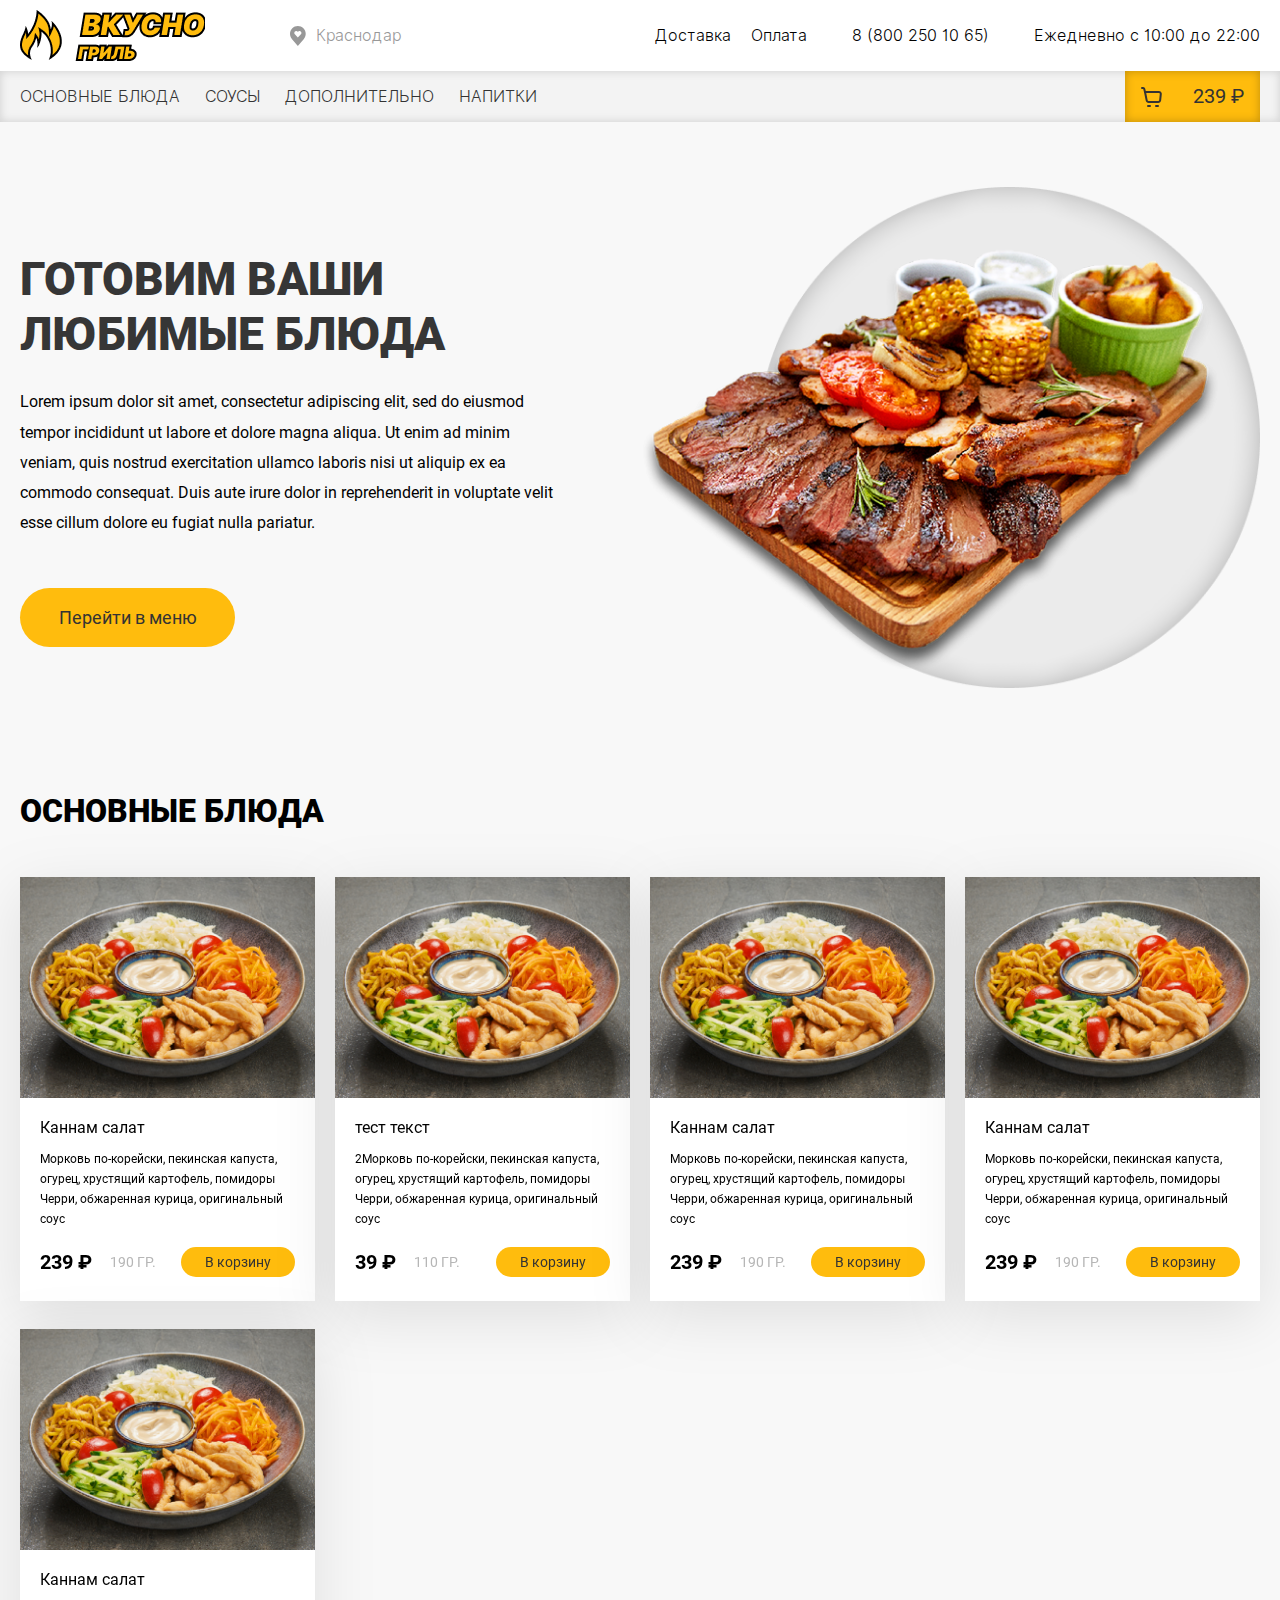
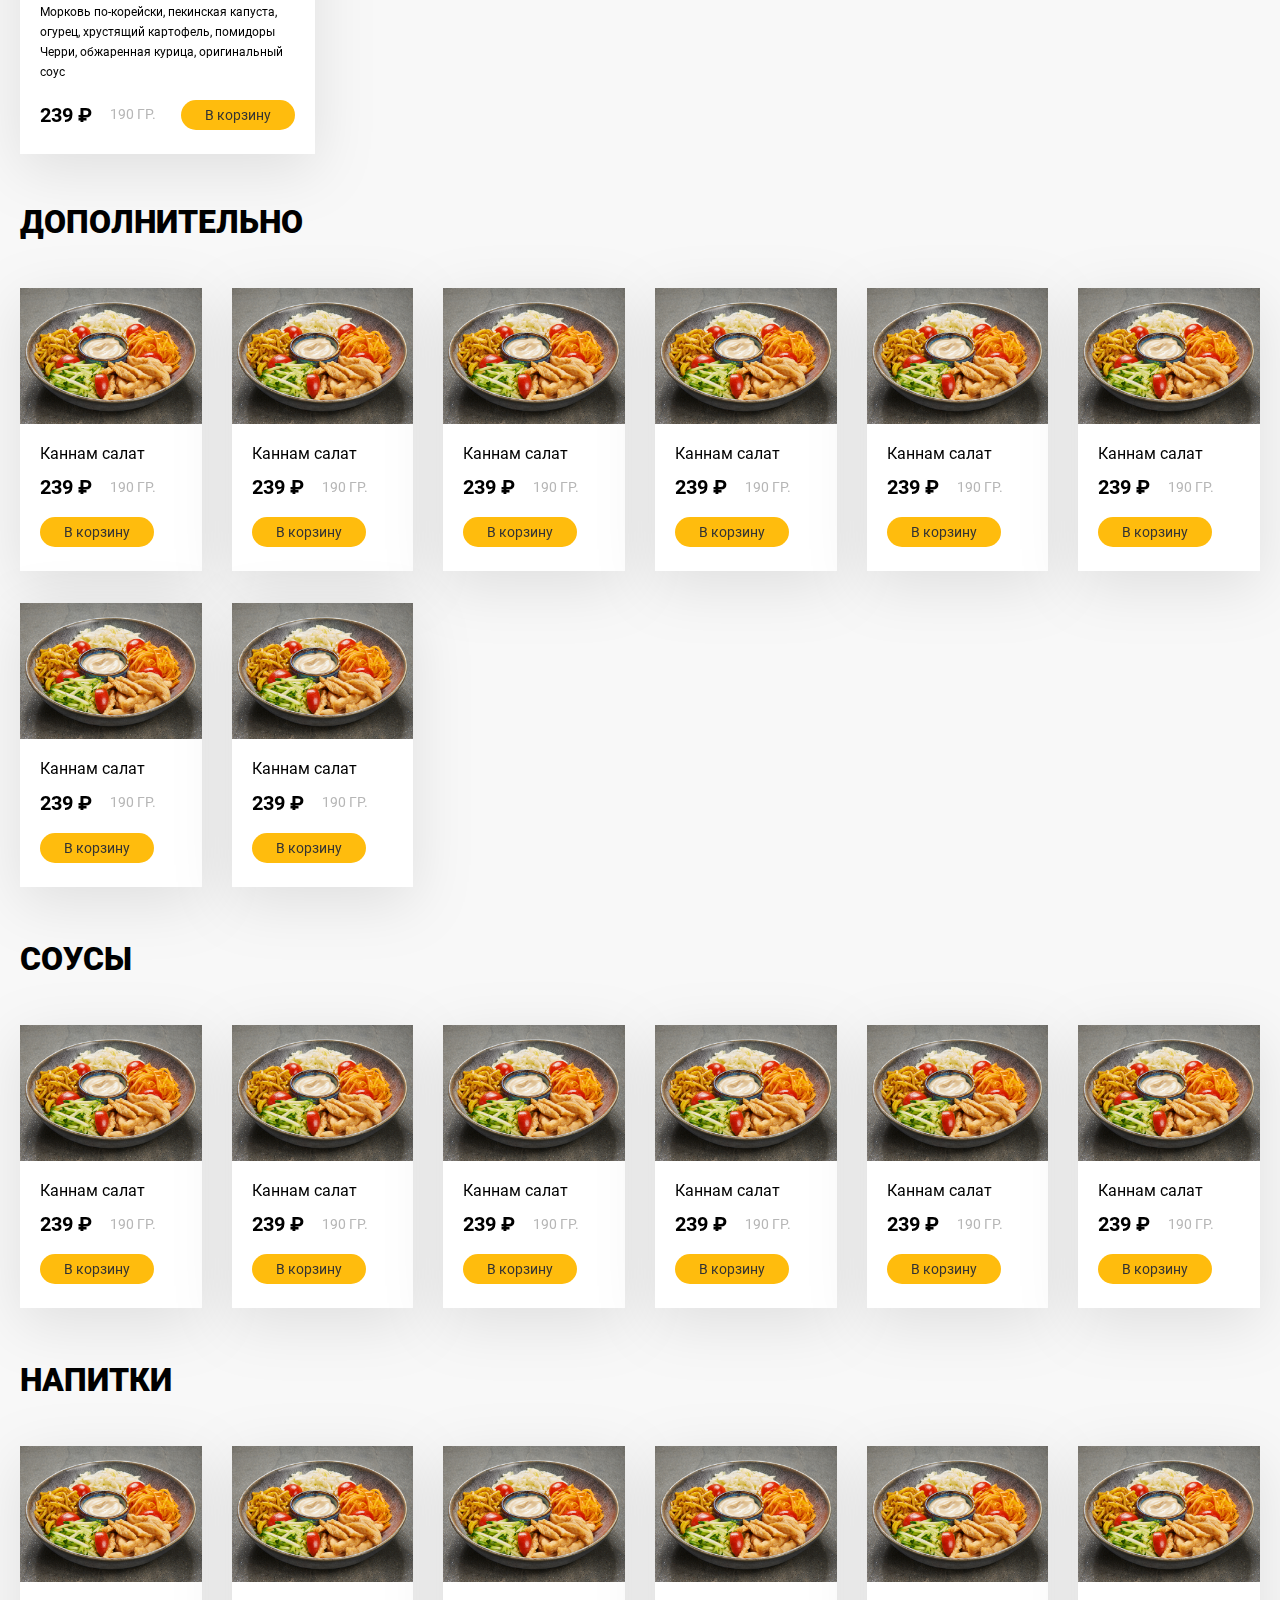
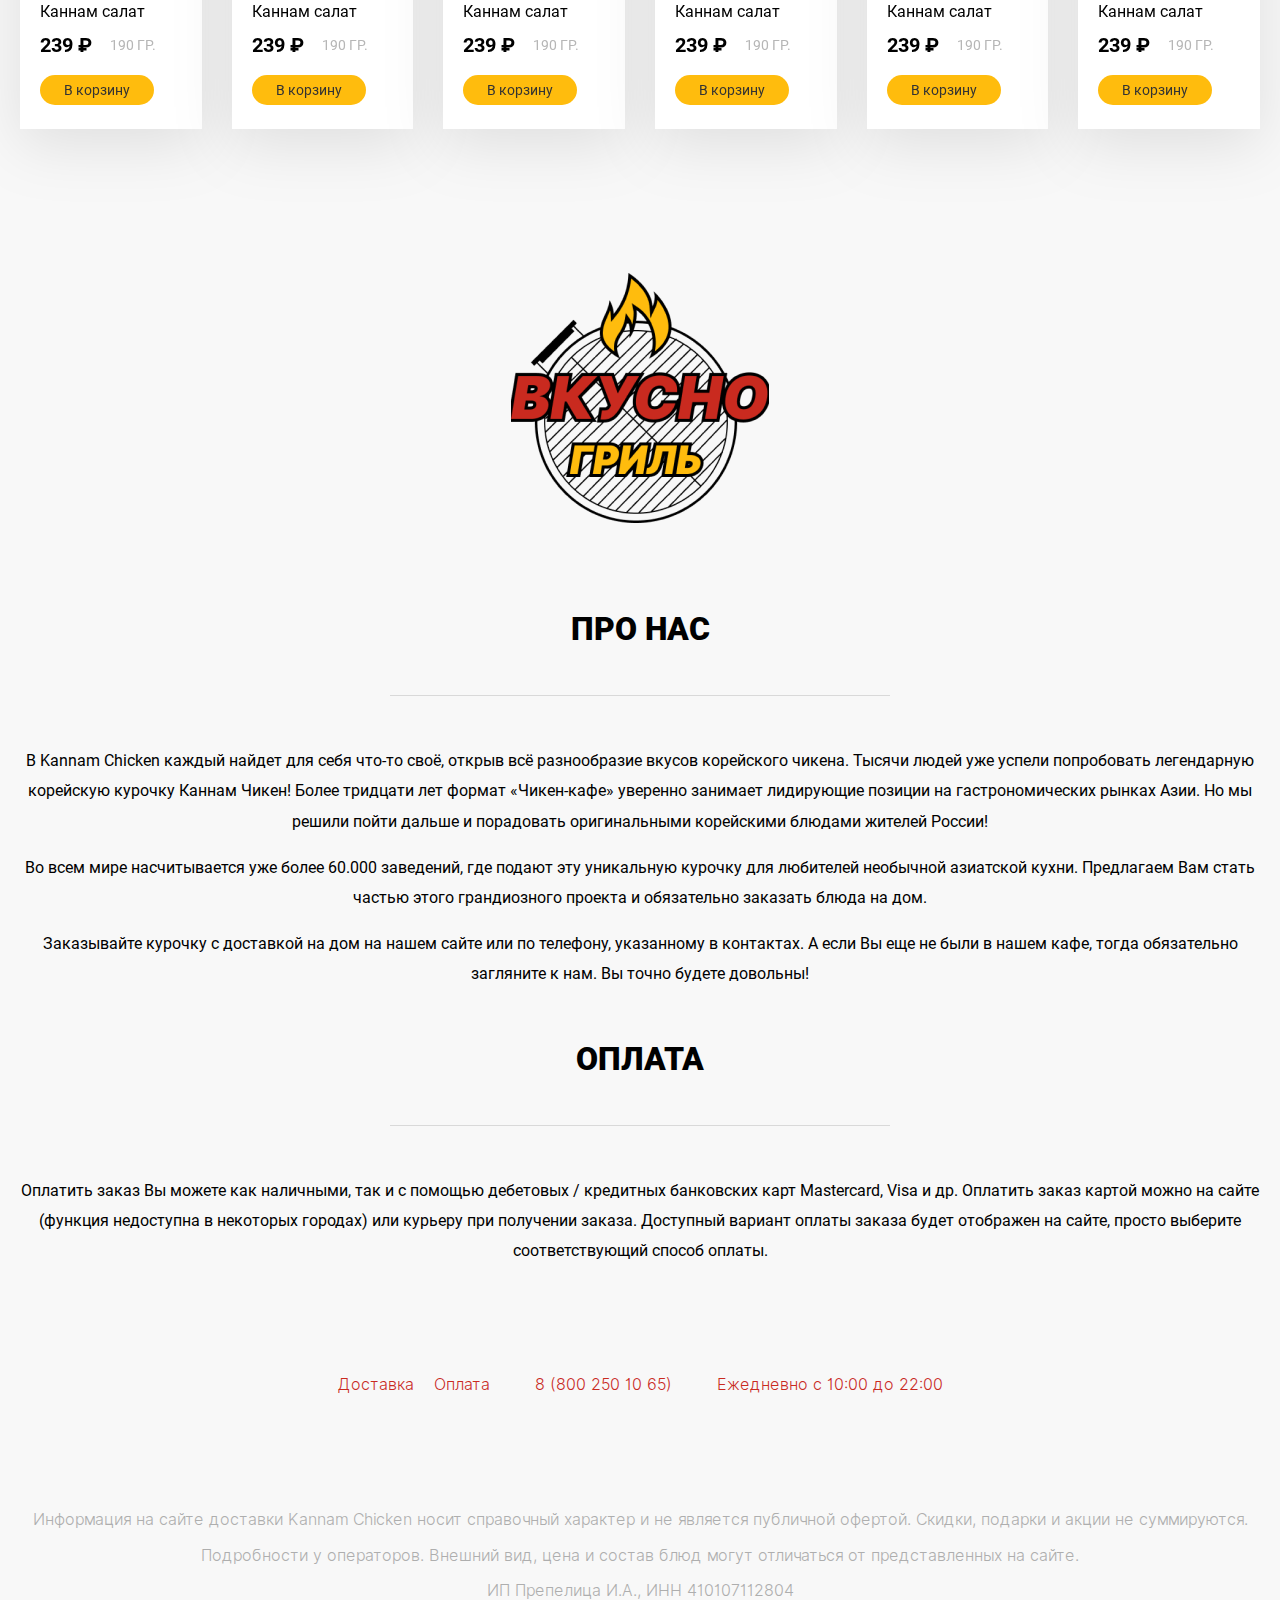
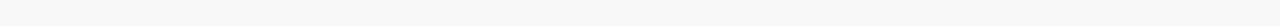
<file: main.html>
<!DOCTYPE html>
<html lang="uk">
	<head>
		<meta charset="UTF-8">
		<meta name="viewport" content="width=device-width, initial-scale=1, maximum-scale=1">
		<title>Вкусно гриль</title>
        <link rel="stylesheet" href="fonts/fonts.css">
        <link rel="stylesheet" href="css/swiper-bundle.min.css">
        <link rel="stylesheet" href="css/style.css">
	</head>
	<body>


<header class="header">
    <div class="container">
        <div class="header__wrap">
            <a href="" class="header__logo">
                <img src="img/logo.png">
            </a>
            <p class="header__city">Краснодар</p>
            <div class="info__wrap">
                <ul class="info__list">
                   <li><a href="" class="info__box">Доставка</a></li>
                   <li><a href="" class="info__box">Оплата</a></li>
                </ul>
                <a href="tel:88002501065" class="info__elem">8 (800 250 10 65)</a>
                <p class="info__elem info__elem--schedule">Ежедневно с 10:00 до 22:00</p>
            </div>
            <a href="" class="header__btn header__btn--mob">239 ₽</a>
             <div class="header__row">
                  <div class="mobile-wrap">
                      <div class="main-nav__toggle">
                          <span class="line-burger"></span>
                       </div>
                  </div>
                  <div class="header__info"> 
                    <ul >
                          <li>
                              <a href="#main" class="header__link">Основные блюда</a>
                          </li>
                          <li>
                              <a href="#sauces"  class="header__link">Соусы</a>
                          </li>
                          <li>
                              <a href="#add" class="header__link">Дополнительно</a>
                          </li>
                          <li>
                              <a href="#beverages" class="header__link">Напитки</a>
                          </li>
                      </ul>
                      <div class="info__wrap">
                            <ul class="info__list">
                               <li><a href="" class="info__box">Доставка</a></li>
                               <li><a href="" class="info__box">Оплата</a></li>
                            </ul>
                            <a href="tel:88002501065" class="info__elem">8 (800 250 10 65)</a>
                            <p class="info__elem info__elem--schedule">Ежедневно с 10:00 до 22:00</p>
                        </div>
                  </div>
                 
              </div>
        </div>
    </div>
    <div class="header__content">
        <div class="container">
            <div class="header__inner">
                <ul class="header__holder">
                    <li><a href="#main" class="header__box">Основные блюда</a></li>
                    <li><a href="#sauces" class="header__box">Соусы</a></li>
                    <li><a href="#add" class="header__box">Дополнительно</a></li>
                    <li><a href="#beverages" class="header__box">Напитки</a></li>
                </ul>
                <a href="" class="header__btn">239 ₽</a>
            </div>
        </div>
    </div>   
</header>

<section class="cook">
    <div class="container">
        <div class="cook__wrap">
            <div class="cook__item cook__item--content">
                <p class="cook__title">Готовим Ваши любимые блюда</p>
                <div class="cook__text">
                    <p>Lorem ipsum dolor sit amet, consectetur adipiscing elit, sed do eiusmod tempor incididunt ut labore et dolore magna aliqua. Ut enim ad minim veniam, quis nostrud exercitation ullamco laboris nisi ut aliquip ex ea commodo consequat. Duis aute irure dolor in reprehenderit in voluptate velit esse cillum dolore eu fugiat nulla pariatur. </p>
                </div>
                <a href="" class="btn btn--cook">Перейти в меню</a>
            </div>
            <div class="cook__item cook__item--aside">
                <img src="img/bg-cook.png">
            </div>
        </div>
    </div>
</section>

<section class="dishes" id="main">    
    <div class="container"> 
        <p class="title">Основные блюда</p>
        <div class="dishes__wrap">
            <div class="dishes__item">
                <div class="dishes__image">
                    <img src="img/bg-dishes.png">
                </div>
                <div class="dishes__content">
                     <p class="dishes__subtitle">Каннам салат</p>
                    <div class="dishes__text">
                        <p>Морковь по-корейски, пекинская капуста, огурец, хрустящий картофель, помидоры Черри, обжаренная курица, оригинальный соус</p>
                    </div>
                    <div class="dishes__inner">
                        <div class="dishes__block">
                            <p class="dishes__price">239 ₽</p>
                            <p class="dishes__weight">190 ГР.</p>
                        </div>
                        <button class="btn">В корзину</button>
                    </div>
                </div>
            </div>
            <div class="dishes__item">
                <div class="dishes__image">
                    <img src="img/bg-dishes.png">
                </div>
                <div class="dishes__content">
                     <p class="dishes__subtitle">тест текст</p>
                    <div class="dishes__text">
                        <p>2Морковь по-корейски, пекинская капуста, огурец, хрустящий картофель, помидоры Черри, обжаренная курица, оригинальный соус</p>
                    </div>
                    <div class="dishes__inner">
                        <div class="dishes__block">
                            <p class="dishes__price">39 ₽</p>
                            <p class="dishes__weight">110 ГР.</p>
                        </div>
                        <button class="btn">В корзину</button>
                    </div>
                </div>
            </div>
            <div class="dishes__item">
                <div class="dishes__image">
                    <img src="img/bg-dishes.png">
                </div>
                <div class="dishes__content">
                     <p class="dishes__subtitle">Каннам салат</p>
                    <div class="dishes__text">
                        <p>Морковь по-корейски, пекинская капуста, огурец, хрустящий картофель, помидоры Черри, обжаренная курица, оригинальный соус</p>
                    </div>
                    <div class="dishes__inner">
                        <div class="dishes__block">
                            <p class="dishes__price">239 ₽</p>
                            <p class="dishes__weight">190 ГР.</p>
                        </div>
                        <button class="btn">В корзину</button>
                    </div>
                </div>
            </div>
            <div class="dishes__item">
                <div class="dishes__image">
                    <img src="img/bg-dishes.png">
                </div>
                <div class="dishes__content">
                     <p class="dishes__subtitle">Каннам салат</p>
                    <div class="dishes__text">
                        <p>Морковь по-корейски, пекинская капуста, огурец, хрустящий картофель, помидоры Черри, обжаренная курица, оригинальный соус</p>
                    </div>
                    <div class="dishes__inner">
                        <div class="dishes__block">
                            <p class="dishes__price">239 ₽</p>
                            <p class="dishes__weight">190 ГР.</p>
                        </div>
                        <button class="btn">В корзину</button>
                    </div>
                </div>
            </div>
            <div class="dishes__item">
                <div class="dishes__image">
                    <img src="img/bg-dishes.png">
                </div>
                <div class="dishes__content">
                     <p class="dishes__subtitle">Каннам салат</p>
                    <div class="dishes__text">
                        <p>Морковь по-корейски, пекинская капуста, огурец, хрустящий картофель, помидоры Черри, обжаренная курица, оригинальный соус</p>
                    </div>
                    <div class="dishes__inner">
                        <div class="dishes__block">
                            <p class="dishes__price">239 ₽</p>
                            <p class="dishes__weight">190 ГР.</p>
                        </div>
                        <button class="btn">В корзину</button>
                    </div>
                </div>
            </div>
        </div>
    </div>
</section>

<section class="dishes dishes--inner" id="add">
    <div class="container"> 
        <p class="title">дополнительно</p>
        <div class="dishes__wrap">
            <div class="dishes__item">
                <div class="dishes__image">
                    <img src="img/bg-dishes.png">
                </div>
                <div class="dishes__content">
                     <p class="dishes__subtitle">Каннам салат</p>
                    <div class="dishes__inner">
                        <div class="dishes__block">
                            <p class="dishes__price">239 ₽</p>
                            <p class="dishes__weight">190 ГР.</p>
                        </div>
                        <button class="btn">В корзину</button>
                    </div>
                </div>
            </div>
            <div class="dishes__item">
                <div class="dishes__image">
                    <img src="img/bg-dishes.png">
                </div>
                <div class="dishes__content">
                     <p class="dishes__subtitle">Каннам салат</p>
                    <div class="dishes__inner">
                        <div class="dishes__block">
                            <p class="dishes__price">239 ₽</p>
                            <p class="dishes__weight">190 ГР.</p>
                        </div>
                        <button class="btn">В корзину</button>
                    </div>
                </div>
            </div>
            <div class="dishes__item">
                <div class="dishes__image">
                    <img src="img/bg-dishes.png">
                </div>
                <div class="dishes__content">
                     <p class="dishes__subtitle">Каннам салат</p>
                    <div class="dishes__inner">
                        <div class="dishes__block">
                            <p class="dishes__price">239 ₽</p>
                            <p class="dishes__weight">190 ГР.</p>
                        </div>
                        <button class="btn">В корзину</button>
                    </div>
                </div>
            </div>
            <div class="dishes__item">
                <div class="dishes__image">
                    <img src="img/bg-dishes.png">
                </div>
                <div class="dishes__content">
                     <p class="dishes__subtitle">Каннам салат</p>
                    <div class="dishes__inner">
                        <div class="dishes__block">
                            <p class="dishes__price">239 ₽</p>
                            <p class="dishes__weight">190 ГР.</p>
                        </div>
                        <button class="btn">В корзину</button>
                    </div>
                </div>
            </div>
            <div class="dishes__item">
                <div class="dishes__image">
                    <img src="img/bg-dishes.png">
                </div>
                <div class="dishes__content">
                     <p class="dishes__subtitle">Каннам салат</p>
                    <div class="dishes__inner">
                        <div class="dishes__block">
                            <p class="dishes__price">239 ₽</p>
                            <p class="dishes__weight">190 ГР.</p>
                        </div>
                        <button class="btn">В корзину</button>
                    </div>
                </div>
            </div>
            <div class="dishes__item">
                <div class="dishes__image">
                    <img src="img/bg-dishes.png">
                </div>
                <div class="dishes__content">
                     <p class="dishes__subtitle">Каннам салат</p>
                    <div class="dishes__inner">
                        <div class="dishes__block">
                            <p class="dishes__price">239 ₽</p>
                            <p class="dishes__weight">190 ГР.</p>
                        </div>
                        <button class="btn">В корзину</button>
                    </div>
                </div>
            </div>
            <div class="dishes__item">
                <div class="dishes__image">
                    <img src="img/bg-dishes.png">
                </div>
                <div class="dishes__content">
                     <p class="dishes__subtitle">Каннам салат</p>
                    <div class="dishes__inner">
                        <div class="dishes__block">
                            <p class="dishes__price">239 ₽</p>
                            <p class="dishes__weight">190 ГР.</p>
                        </div>
                        <button class="btn">В корзину</button>
                    </div>
                </div>
            </div>
            <div class="dishes__item">
                <div class="dishes__image">
                    <img src="img/bg-dishes.png">
                </div>
                <div class="dishes__content">
                     <p class="dishes__subtitle">Каннам салат</p>
                    <div class="dishes__inner">
                        <div class="dishes__block">
                            <p class="dishes__price">239 ₽</p>
                            <p class="dishes__weight">190 ГР.</p>
                        </div>
                        <button class="btn">В корзину</button>
                    </div>
                </div>
            </div>
        </div>
    </div>
</section>

<section class="dishes dishes--inner" id="sauces">
    <div class="container"> 
        <p class="title">Соусы</p>
        <div class="dishes__wrap">
            <div class="dishes__item">
                <div class="dishes__image">
                    <img src="img/bg-dishes.png">
                </div>
                <div class="dishes__content">
                     <p class="dishes__subtitle">Каннам салат</p>
                    <div class="dishes__inner">
                        <div class="dishes__block">
                            <p class="dishes__price">239 ₽</p>
                            <p class="dishes__weight">190 ГР.</p>
                        </div>
                        <button class="btn">В корзину</button>
                    </div>
                </div>
            </div>
            <div class="dishes__item">
                <div class="dishes__image">
                    <img src="img/bg-dishes.png">
                </div>
                <div class="dishes__content">
                     <p class="dishes__subtitle">Каннам салат</p>
                    <div class="dishes__inner">
                        <div class="dishes__block">
                            <p class="dishes__price">239 ₽</p>
                            <p class="dishes__weight">190 ГР.</p>
                        </div>
                        <button class="btn">В корзину</button>
                    </div>
                </div>
            </div>
            <div class="dishes__item">
                <div class="dishes__image">
                    <img src="img/bg-dishes.png">
                </div>
                <div class="dishes__content">
                     <p class="dishes__subtitle">Каннам салат</p>
                    <div class="dishes__inner">
                        <div class="dishes__block">
                            <p class="dishes__price">239 ₽</p>
                            <p class="dishes__weight">190 ГР.</p>
                        </div>
                        <button class="btn">В корзину</button>
                    </div>
                </div>
            </div>
            <div class="dishes__item">
                <div class="dishes__image">
                    <img src="img/bg-dishes.png">
                </div>
                <div class="dishes__content">
                     <p class="dishes__subtitle">Каннам салат</p>
                    <div class="dishes__inner">
                        <div class="dishes__block">
                            <p class="dishes__price">239 ₽</p>
                            <p class="dishes__weight">190 ГР.</p>
                        </div>
                        <button class="btn">В корзину</button>
                    </div>
                </div>
            </div>
            <div class="dishes__item">
                <div class="dishes__image">
                    <img src="img/bg-dishes.png">
                </div>
                <div class="dishes__content">
                     <p class="dishes__subtitle">Каннам салат</p>
                    <div class="dishes__inner">
                        <div class="dishes__block">
                            <p class="dishes__price">239 ₽</p>
                            <p class="dishes__weight">190 ГР.</p>
                        </div>
                        <button class="btn">В корзину</button>
                    </div>
                </div>
            </div>
            <div class="dishes__item">
                <div class="dishes__image">
                    <img src="img/bg-dishes.png">
                </div>
                <div class="dishes__content">
                     <p class="dishes__subtitle">Каннам салат</p>
                    <div class="dishes__inner">
                        <div class="dishes__block">
                            <p class="dishes__price">239 ₽</p>
                            <p class="dishes__weight">190 ГР.</p>
                        </div>
                        <button class="btn">В корзину</button>
                    </div>
                </div>
            </div>
        </div>
    </div>
</section>

<section class="dishes dishes--inner" id="beverages">
    <div class="container"> 
        <p class="title">Напитки</p>
        <div class="dishes__wrap">
            <div class="dishes__item">
                <div class="dishes__image">
                    <img src="img/bg-dishes.png">
                </div>
                <div class="dishes__content">
                     <p class="dishes__subtitle">Каннам салат</p>
                    <div class="dishes__inner">
                        <div class="dishes__block">
                            <p class="dishes__price">239 ₽</p>
                            <p class="dishes__weight">190 ГР.</p>
                        </div>
                        <button class="btn">В корзину</button>
                    </div>
                </div>
            </div>
            <div class="dishes__item">
                <div class="dishes__image">
                    <img src="img/bg-dishes.png">
                </div>
                <div class="dishes__content">
                     <p class="dishes__subtitle">Каннам салат</p>
                    <div class="dishes__inner">
                        <div class="dishes__block">
                            <p class="dishes__price">239 ₽</p>
                            <p class="dishes__weight">190 ГР.</p>
                        </div>
                        <button class="btn">В корзину</button>
                    </div>
                </div>
            </div>
            <div class="dishes__item">
                <div class="dishes__image">
                    <img src="img/bg-dishes.png">
                </div>
                <div class="dishes__content">
                     <p class="dishes__subtitle">Каннам салат</p>
                    <div class="dishes__inner">
                        <div class="dishes__block">
                            <p class="dishes__price">239 ₽</p>
                            <p class="dishes__weight">190 ГР.</p>
                        </div>
                        <button class="btn">В корзину</button>
                    </div>
                </div>
            </div>
            <div class="dishes__item">
                <div class="dishes__image">
                    <img src="img/bg-dishes.png">
                </div>
                <div class="dishes__content">
                     <p class="dishes__subtitle">Каннам салат</p>
                    <div class="dishes__inner">
                        <div class="dishes__block">
                            <p class="dishes__price">239 ₽</p>
                            <p class="dishes__weight">190 ГР.</p>
                        </div>
                        <button class="btn">В корзину</button>
                    </div>
                </div>
            </div>
            <div class="dishes__item">
                <div class="dishes__image">
                    <img src="img/bg-dishes.png">
                </div>
                <div class="dishes__content">
                     <p class="dishes__subtitle">Каннам салат</p>
                    <div class="dishes__inner">
                        <div class="dishes__block">
                            <p class="dishes__price">239 ₽</p>
                            <p class="dishes__weight">190 ГР.</p>
                        </div>
                        <button class="btn">В корзину</button>
                    </div>
                </div>
            </div>
            <div class="dishes__item">
                <div class="dishes__image">
                    <img src="img/bg-dishes.png">
                </div>
                <div class="dishes__content">
                     <p class="dishes__subtitle">Каннам салат</p>
                    <div class="dishes__inner">
                        <div class="dishes__block">
                            <p class="dishes__price">239 ₽</p>
                            <p class="dishes__weight">190 ГР.</p>
                        </div>
                        <button class="btn">В корзину</button>
                    </div>
                </div>
            </div>
        </div>
    </div>
</section>

<section class="about">
    <div class="container">
        <div class="about__image">
            <img src="img/bg-about.png" alt="">
        </div>
    </div>
</section>

<section class="content">
    <div class="container">
        <p class="title">Про нас</p>
        <div class="content__text">
           <p>В Kannam Chicken каждый найдет для себя что-то своё, открыв всё разнообразие вкусов корейского чикена. Тысячи людей уже успели попробовать легендарную корейскую курочку Каннам Чикен! Более тридцати лет формат «Чикен-кафе» уверенно занимает лидирующие позиции на гастрономических рынках Азии. Но мы решили пойти дальше и порадовать оригинальными корейскими блюдами жителей России!</p>

           <p>Во всем мире насчитывается уже более 60.000 заведений, где подают эту уникальную курочку для любителей необычной азиатской кухни. Предлагаем Вам стать частью этого грандиозного проекта и обязательно заказать блюда на дом.</p>

           <p>Заказывайте курочку с доставкой на дом на нашем сайте или по телефону, указанному в контактах. А если Вы еще не были в нашем кафе, тогда обязательно загляните к нам. Вы точно будете довольны!</p>
        </div>
    </div>
</section>

<section class="content">
    <div class="container">
        <p class="title">Оплата</p>
        <div class="content__text">
           <p>Оплатить заказ Вы можете как наличными, так и с помощью дебетовых / кредитных банковских карт Mastercard, Visa и др. Оплатить заказ картой можно на сайте (функция недоступна в некоторых городах) или курьеру при получении заказа. Доступный вариант оплаты заказа будет отображен на сайте, просто выберите соответствующий способ оплаты.</p>
        </div>
    </div>
</section>

<section class="info">
    <div class="container">
        <div class="info__wrap">
            <ul class="info__list">
               <li><a href="" class="info__box">Доставка</a></li>
               <li><a href="" class="info__box">Оплата</a></li>
            </ul>
            <a href="tel:88002501065" class="info__elem">8 (800 250 10 65)</a>
            <p class="info__elem info__elem--schedule">Ежедневно с 10:00 до 22:00</p>
        </div>
    </div>
</section>

<footer class="footer">
    <div class="container">
        <div class="footer__text">
           <p>Информация на сайте доставки Kannam Chicken носит справочный характер и не является публичной офертой. Скидки, подарки и акции не суммируются.
           <p>Подробности у операторов. Внешний вид, цена и состав блюд могут отличаться от представленных на сайте.</p>
           <p>ИП Препелица И.А., ИНН 410107112804</p>
        </div>
    </div>
</footer>


<div class="popup" id="popup--product">
    <button type="button" class="popup__close"></button>
    <div class="popup__holder">
        <div class="popup__image">  
           <img src="img/bg-dishes.png">
        </div> 
        <div class="popup__content">
            <p class="popup__title">Каннам салат</p>
            <div class="popup__text">   
               <p>Морковь по-корейски, пекинская капуста, огурец, хрустящий картофель, помидоры Черри, обжаренная курица, оригинальный соус</p>
            </div>  
            <div class="popup__inner">  
                <p class="popup__price">239 ₽</p>
                <p class="popup__weight">190 гр</p>
                <button class="btn">В корзину</button>
            </div>
        </div>
    </div>
</div>

<script src="js/plugins/jquery-3.3.1.min.js"></script>
<script src="js/plugins/scroll-lock.js"></script>
<script src="js/main.js"></script>

    </body>
</html>
</file>
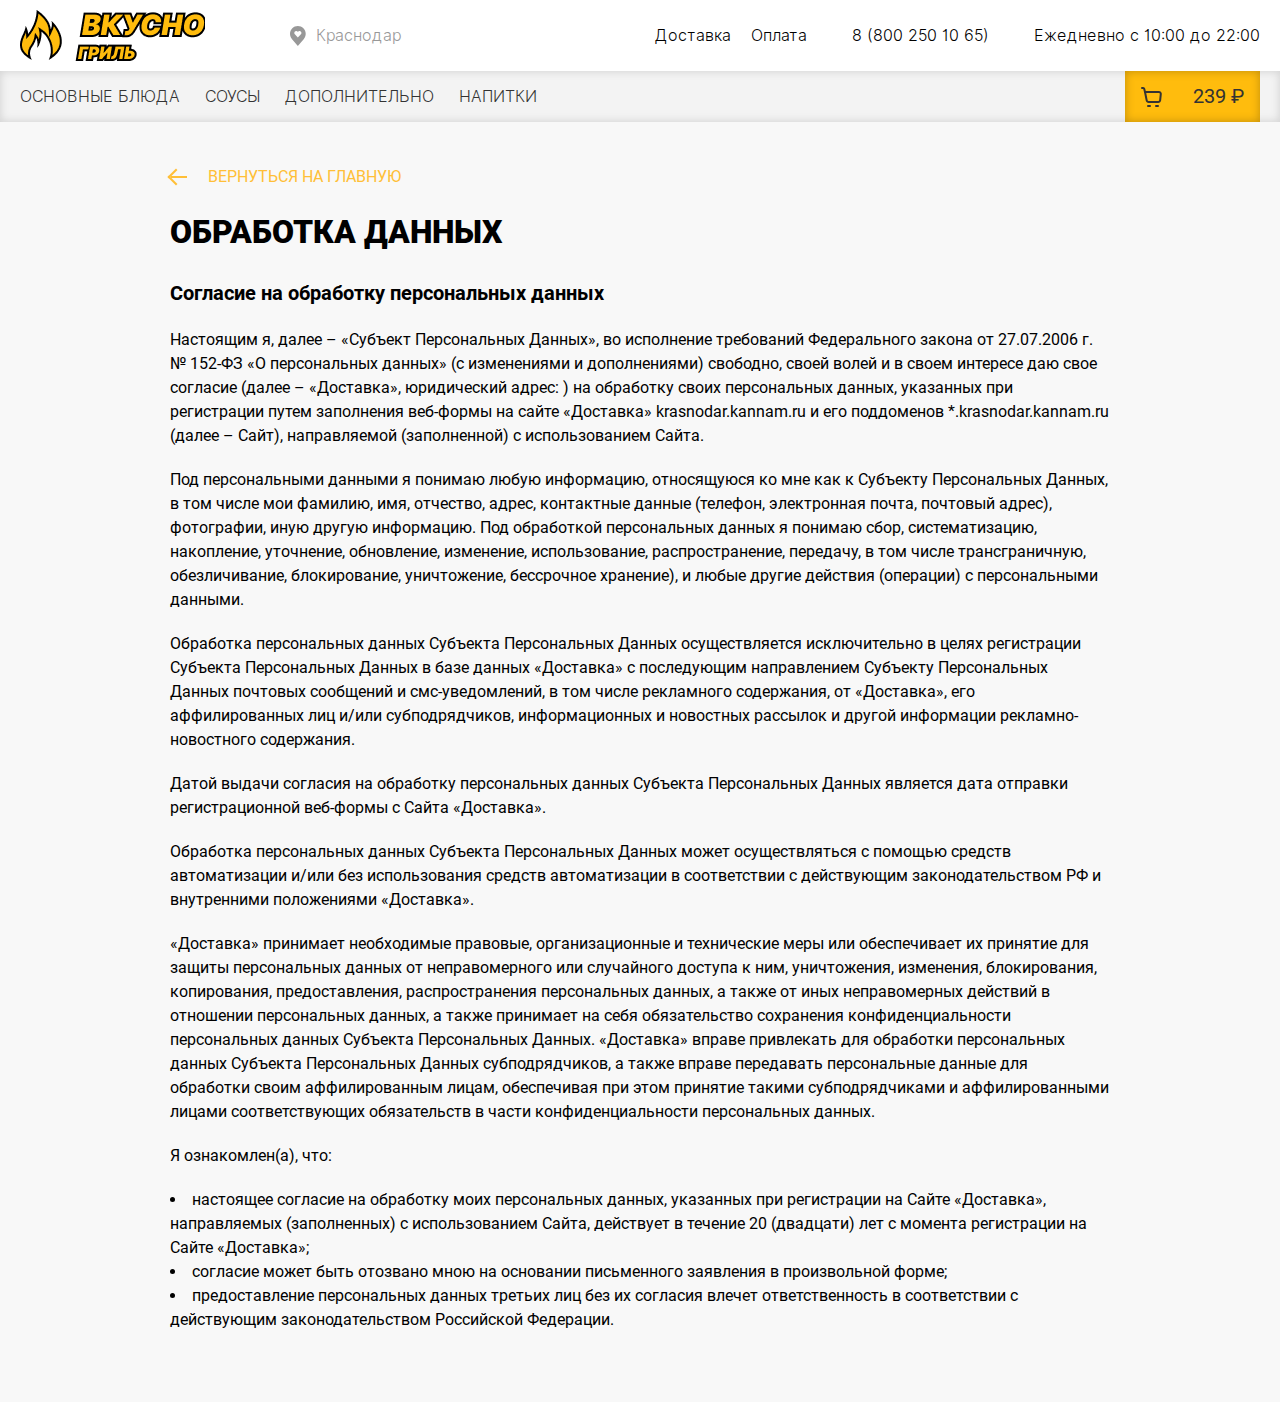
<file: text.html>
<!DOCTYPE html>
<html lang="uk">
	<head>
		<meta charset="UTF-8">
		<meta name="viewport" content="width=device-width, initial-scale=1, maximum-scale=1">
		<title>Вкусно гриль</title>
        <link rel="stylesheet" href="fonts/fonts.css">
        <link rel="stylesheet" href="css/swiper-bundle.min.css">
        <link rel="stylesheet" href="css/style.css">
	</head>
	<body>


<header class="header">
    <div class="container">
        <div class="header__wrap">
            <a href="" class="header__logo">
                <img src="img/logo.png">
            </a>
            <p class="header__city">Краснодар</p>
            <div class="info__wrap">
                <ul class="info__list">
                   <li><a href="" class="info__box">Доставка</a></li>
                   <li><a href="" class="info__box">Оплата</a></li>
                </ul>
                <a href="tel:88002501065" class="info__elem">8 (800 250 10 65)</a>
                <p class="info__elem info__elem--schedule">Ежедневно с 10:00 до 22:00</p>
            </div>
            <a href="" class="header__btn header__btn--mob">239 ₽</a>
             <div class="header__row">
                  <div class="mobile-wrap">
                      <div class="main-nav__toggle">
                          <span class="line-burger"></span>
                       </div>
                  </div>
                  <div class="header__info"> 
                    <ul >
                          <li>
                              <a href="#" class="header__link">Основные блюда</a>
                          </li>
                          <li>
                              <a href="#"  class="header__link">Соусы</a>
                          </li>
                          <li>
                              <a href="#" class="header__link">Дополнительно</a>
                          </li>
                          <li>
                              <a href="#" class="header__link">Напитки</a>
                          </li>
                      </ul>
                      <div class="info__wrap">
                            <ul class="info__list">
                               <li><a href="" class="info__box">Доставка</a></li>
                               <li><a href="" class="info__box">Оплата</a></li>
                            </ul>
                            <a href="tel:88002501065" class="info__elem">8 (800 250 10 65)</a>
                            <p class="info__elem info__elem--schedule">Ежедневно с 10:00 до 22:00</p>
                        </div>
                  </div>
                 
              </div>
        </div>
    </div>
    <div class="header__content">
        <div class="container">
            <div class="header__inner">
                <ul class="header__holder">
                    <li><a href="#main" class="header__box">Основные блюда</a></li>
                    <li><a href="#sauces" class="header__box">Соусы</a></li>
                    <li><a href="#add" class="header__box">Дополнительно</a></li>
                    <li><a href="#beverages" class="header__box">Напитки</a></li>
                </ul>
                <a href="" class="header__btn">239 ₽</a>
            </div>
        </div>
    </div>   
</header>

<section class="wysiwyg">   
    <div class="container container--inner">
         <a href="#" class="back">Вернуться на главную</a>
         <p class="title">Обработка данных</p>
         <div class="wysiwyg__text">    
            <h3>Согласие на обработку персональных данных</h3>
            <p>Настоящим я, далее – «Субъект Персональных Данных», во исполнение требований Федерального закона от 27.07.2006 г. № 152-ФЗ «О персональных данных» (с изменениями и дополнениями) свободно, своей волей и в своем интересе даю свое согласие (далее – «Доставка», юридический адрес: ) на обработку своих персональных данных, указанных при регистрации путем заполнения веб-формы на сайте «Доставка» krasnodar.kannam.ru и его поддоменов *.krasnodar.kannam.ru (далее – Сайт), направляемой (заполненной) с использованием Сайта.</p>

            <p>Под персональными данными я понимаю любую информацию, относящуюся ко мне как к Субъекту Персональных Данных, в том числе мои фамилию, имя, отчество, адрес, контактные данные (телефон, электронная почта, почтовый адрес), фотографии, иную другую информацию. Под обработкой персональных данных я понимаю сбор, систематизацию, накопление, уточнение, обновление, изменение, использование, распространение, передачу, в том числе трансграничную, обезличивание, блокирование, уничтожение, бессрочное хранение), и любые другие действия (операции) с персональными данными.</p>

            <p>Обработка персональных данных Субъекта Персональных Данных осуществляется исключительно в целях регистрации Субъекта Персональных Данных в базе данных «Доставка» с последующим направлением Субъекту Персональных Данных почтовых сообщений и смс-уведомлений, в том числе рекламного содержания, от «Доставка», его аффилированных лиц и/или субподрядчиков, информационных и новостных рассылок и другой информации рекламно-новостного содержания.</p>

            <p>Датой выдачи согласия на обработку персональных данных Субъекта Персональных Данных является дата отправки регистрационной веб-формы с Сайта «Доставка».</p>

            <p>Обработка персональных данных Субъекта Персональных Данных может осуществляться с помощью средств автоматизации и/или без использования средств автоматизации в соответствии с действующим законодательством РФ и внутренними положениями «Доставка».</p>

            <p>«Доставка» принимает необходимые правовые, организационные и технические меры или обеспечивает их принятие для защиты персональных данных от неправомерного или случайного доступа к ним, уничтожения, изменения, блокирования, копирования, предоставления, распространения персональных данных, а также от иных неправомерных действий в отношении персональных данных, а также принимает на себя обязательство сохранения конфиденциальности персональных данных Субъекта Персональных Данных. «Доставка» вправе привлекать для обработки персональных данных Субъекта Персональных Данных субподрядчиков, а также вправе передавать персональные данные для обработки своим аффилированным лицам, обеспечивая при этом принятие такими субподрядчиками и аффилированными лицами соответствующих обязательств в части конфиденциальности персональных данных.</p>

            <p>Я ознакомлен(а), что:</p>

            <ul>
                <li>настоящее согласие на обработку моих персональных данных, указанных при регистрации на Сайте «Доставка», направляемых (заполненных) с использованием Cайта, действует в течение 20 (двадцати) лет с момента регистрации на Cайте «Доставка»;</li>
                <li>согласие может быть отозвано мною на основании письменного заявления в произвольной форме;</li>
                <li>предоставление персональных данных третьих лиц без их согласия влечет ответственность в соответствии с действующим законодательством Российской Федерации.</li>
            </ul>
         </div> 
    </div> 
</section> 


<script src="js/plugins/jquery-3.3.1.min.js"></script>
<script src="js/plugins/scroll-lock.js"></script>
<script src="js/plugins/swiper-bundle.min.js"></script>
<script src="js/main.js"></script>

    </body>
</html>
</file>
<file: fonts/fonts.css>
@font-face {
    font-family: "Roboto";
    src: url("roboto-regular.eot");
    src: url("roboto-regular.eot?#iefix") format("embedded-opentype"),
    url("roboto-regular.woff2") format("woff2"),
    url("roboto-regular.woff") format("woff"),
    url("roboto-regular.ttf") format("truetype"),
    url('roboto-regular.svg') format('svg');
    font-weight: normal;
    font-style: normal;
    font-display: swap;
}


@font-face {
    font-family: "Roboto";
    src: url("roboto-200.eot");
    src: url("roboto-200.eot?#iefix") format("embedded-opentype"),
    url("roboto-200.woff2") format("woff2"),
    url("roboto-200.woff") format("woff"),
    url("roboto-200.ttf") format("truetype"),
    url('roboto-200.svg') format('svg');
    font-weight: 200;
    font-style: normal;
    font-display: swap;
}


@font-face {
    font-family: "roboto";
    src: url("roboto-light.eot");
    src: url("roboto-light.eot") format("embedded-opentype"),
    url("roboto-light.woff") format("woff"),
    url("roboto-light.woff2") format("woff2"),
    url("roboto-light.ttf") format("truetype"),
    url('roboto-light.svg') format('svg');
    font-weight: 300;
    font-style: normal;
}

@font-face {
    font-family: "roboto";
    src: url("roboto-500.eot");
    src: url("roboto-500.eot?#iefix") format("embedded-opentype"),
    url("roboto-500.woff") format("woff"),
    url("roboto-500.woff2") format("woff2"),
    url("roboto-500.ttf") format("truetype"),
    url('roboto-500.svg') format('svg');
    font-weight: 500;
    font-style: normal;
}

@font-face {
    font-family: "roboto";
    src: url("roboto-700.eot");
    src: url("roboto-700.eot?#iefix") format("embedded-opentype"),
    url("roboto-700.woff") format("woff"),
    url("roboto-700.woff2") format("woff2"),
    url("roboto-700.ttf") format("truetype"),
    url('roboto-700.svg') format('svg');
    font-weight: bold;
    font-style: normal;
}

@font-face {
    font-family: "roboto";
    src: url("roboto-900.eot");
    src: url("roboto-900.eot?#iefix") format("embedded-opentype"),
    url("roboto-900.woff") format("woff"),
    url("roboto-900.woff2") format("woff2"),
    url("roboto-900.ttf") format("truetype"),
    url('roboto-900.svg') format('svg');
    font-weight: 900;
    font-style: normal;
}

@font-face {
    font-family: "Inter";
    src: url("InterLight.eot");
    src: url("InterLight.eot?#iefix") format("embedded-opentype"),
    url("InterLight.woff") format("woff"),
    url("InterLight.woff2") format("woff2"),
    url("InterLight.ttf") format("truetype"),
    url('InterLight.svg') format('svg');
    font-weight: 300;
    font-style: normal;
}
</file>
<file: css/style.css>
body,
div,
dl,
dt,
dd,
ul,
li,
h1,
h2,
h3,
h4,
h5,
h6,
pre,
code,
form,
fieldset,
input,
textarea,
p,
blockquote,
th,
td {
	margin: 0;
	padding: 0;
}

table {
	border-collapse: collapse;
	border-spacing: 0;
}

a {
	text-decoration: none;
}

fieldset,
img,
abbr {
	border: 0;
}

address,
caption,
cite,
code,
dfn,
th,
var {
	font-style: normal;
	font-weight: normal;
}

strong {
	font-weight: bold;
}

em {
	font-style: italic;
}

ul li {
	list-style: none;
}

caption,
th {
	text-align: left;
}

h1,
h2,
h3,
h4,
h5,
h6 {
	font-weight: bold;
}

sup {
	vertical-align: text-top;
}

sub {
	vertical-align: text-bottom;
}

input,
textarea,
select {
	font-family: inherit;
	font-size: inherit;
	font-weight: inherit;
	outline: none;
}

legend {
	color: #000;
}

article,
aside,
details,
figcaption,
figure,
footer,
header,
hgroup,
menu,
nav,
section,
main {
	display: block;
}

body {
	margin: 0;
	padding: 0;
	width: 100%;
	min-width: 300px;
	min-height: 100vh;
	overflow-x: hidden;
	text-size-adjust: none;
	-webkit-text-size-adjust: none;
	-ms-text-size-adjust: none;
	color: #363636;
	background-color: #F8F8F8;
	position: relative;
	font-size: 16px;
	line-height: 1.2;
	-webkit-tap-highlight-color: rgba(0, 0, 0, 0);
	-webkit-tap-highlight-color: transparent;
	font-weight: normal;
	font-style: normal;
	font-family: Roboto;
}

body.active {
	position: relative;
}

body.active:after {
	position: absolute;
	content: ' ';
	top: 0px;
	left: 0px;
	width: 100%;
	height: 100%;
	background-color: #F8F8F8;
}

* {
	box-sizing: border-box;
}

*::after,
*::before {
	box-sizing: border-box;
}

.visually-hidden {
	position: absolute;
	width: 1px;
	height: 1px;
	margin: -1px;
	bottom: 0;
	padding: 0;
	white-space: nowrap;
	clip-path: inset(100%);
	clip: rect(0 0 0 0);
	overflow: hidden;
}

img {
	max-width: 100%;
	height: auto;
}

.svg-about {
	display: none;
}

.container {
	max-width: 1300px;
	width: 100%;
	padding: 0 20px;
	margin: 0 auto;
}

.container--inner {
	max-width: 980px;
}

.title {
	font-size: 32px;
	line-height: 1;
	color: #000000;
	text-transform: uppercase;
	padding-bottom: 50px;
	font-weight: 900;
}

.btn {
	display: inline-block;
	cursor: pointer;
	width: 100%;
	max-width: 114px;
	font-size: 14px;
	color: #333333;
	background-color: #ffbc0d;
	border: none;
	border-radius: 30px;
	padding: 7px 15px;
	text-align: center;
	font-family: Roboto;
	transition: 0.25s background-color, 0.25s color;
}

.btn:hover {
	background-color: #000;
	color: #fff;
}

.btn--cook,
.btn--order {
	max-width: 215px;
	font-size: 18px;
	padding: 19px 10px;
}

.btn--order {
	margin-bottom: 60px;
}

.input {
	display: block;
	width: 100%;
	border: 2px solid #FFBC0D;
	border-radius: 4px;
	padding: 13px 15px;
	padding-bottom: 14px;
}

.input--area {
	min-height: 120px;
	resize: none;
}

.input--disabled {
	background-color: #f3f3f3;
	border-color: #cdcdcd;
}

.input--disabled + label {
	color: #cdcdcd;
}

.back {
	display: inline-block;
	position: relative;
	font-size: 16px;
	color: #FFBF37;
	text-transform: uppercase;
	padding-left: 38px;
	margin-bottom: 30px;
	transition: 0.3s color;
}

.back:after,
.back:before {
	content: '';
	position: absolute;
}

.back:after {
	top: calc(50% - 1px);
	left: 1px;
	width: 16px;
	height: 2px;
	background-color: #FFBF37;
	transition: 0.3s background-color;
}

.back:before {
	top: calc(50% - 6px);
	left: 0px;
	width: 12px;
	height: 12px;
	border-bottom: 2px solid #FFBF37;
	border-left: 2px solid #FFBF37;
	transform: rotate(45deg);
	transition: 0.3s border-color;
}

.back:hover {
	color: #000;
}

.back:hover:after {
	background-color: #000;
}

.back:hover:before {
	border-color: #000;
}

.header {
	position: relative;
	z-index: 12;
	background-color: #fff;
}

.header .info__elem,
.header .info__box {
	color: #000;
}

.header .info__elem:hover:not(.info__elem--schedule),
.header .info__box:hover:not(.info__elem--schedule) {
	color: #c92a1f;
}

.header__wrap {
	position: relative;
	display: flex;
	flex-wrap: wrap;
	align-items: center;
	padding: 8px 0;
}

.header__logo {
	display: block;
	max-width: 185px;
	width: 100%;
	margin-right: 85px;
}

.header__logo img {
	display: block;
}

.header__city {
	cursor: default;
	background-image: url(../img/icons/map.svg);
	background-repeat: no-repeat;
	background-position: left center;
	font-size: 16px;
	color: #989898;
	padding: 2px 0;
	padding-left: 26px;
	margin-right: auto;
	font-family: Inter;
	font-weight: 300;
}

.header__content {
	background: #f3f3f3;
	box-shadow: inset 0px 0px 10px rgba(0, 0, 0, 0.15);
}

.header__inner {
	display: flex;
	justify-content: space-between;
}

.header__holder {
	display: flex;
	align-items: center;
}

.header__holder li:not(:last-child) {
	margin-right: 25px;
}

.header__box {
	display: block;
	font-size: 16px;
	text-transform: uppercase;
	color: #333333;
	padding: 15px 0;
	font-family: Inter;
	font-weight: 300;
	transition: 0.3s color;
}

.header__box:hover {
	color: #c92a1f;
}

.header__btn {
	cursor: pointer;
	display: block;
	font-size: 20px;
	color: #333333;
	background-color: #ffbc0d;
	background-image: url(../img/icons/cart.svg);
	background-repeat: no-repeat;
	background-position: left 16px center;
	border: none;
	outline: none;
	box-shadow: inset 0px 0px 10px rgba(0, 0, 0, 0.25);
	padding: 13px 16px;
	padding-left: 68px;
	padding-bottom: 14px;
}

.header__btn--mob {
	display: none;
}

.header__row {
	width: 25px;
	display: none;
	margin-left: 18px;
}

.header__row .info__wrap .info__box,
.header__row .info__wrap .info__elem:not(:last-child) {
	margin-bottom: 20px;
}

.header__row .info__wrap .info__box,
.header__row .info__wrap .info__elem {
	color: #c92a1f;
}

.header__info {
	display: flex;
	align-items: center;
}

.header__link {
	display: block;
	font-size: 16px;
	line-height: 1.2;
	color: #000;
	text-transform: uppercase;
	padding: 15px 0;
	border-bottom: 1px solid #d9d9d9;
	text-align: center;
	font-weight: 300;
}

.mobile-wrap {
	display: flex;
	align-items: center;
	justify-content: space-between;
	cursor: pointer;
}

.line-burger {
	display: block;
	position: absolute;
	top: 50%;
	left: 0;
	width: 25px;
	height: 3px;
	background-color: #c92a1f;
	transition: 0.5s width;
}

.line-burger:after,
.line-burger:before {
	content: '';
	position: absolute;
	width: 25px;
	height: 3px;
	background-color: #c92a1f;
	left: 0;
	transition: 0.5s;
}

.line-burger:after {
	top: calc(100% + 5px);
}

.line-burger:before {
	bottom: calc(100% + 5px);
}

.line-active {
	width: 0;
}

.line-active:after {
	top: 9px;
	transform: rotate(-45deg);
	transform-origin: 0 0;
}

.line-active:before {
	bottom: 9px;
	transform: rotate(45deg);
	transform-origin: 0 100%;
}

.main-nav__toggle {
	position: relative;
	cursor: pointer;
	display: block;
	width: 25px;
	height: 25px;
	margin-top: -5px;
}

.main-header__text {
	background-color: #3453f3;
}

.main-header__text p {
	font-size: 15px;
	line-height: 1.6;
	color: #fff;
	letter-spacing: 0.15px;
	text-align: center;
	padding: 6px;
	font-weight: 500;
}

.main-header__block {
	background-color: #002638;
	padding: 18px 0;
}

.main-header__info {
	display: flex;
	flex-wrap: wrap;
	align-items: center;
}

.main-header__map {
	cursor: pointer;
	display: inline-block;
	position: relative;
	background-image: url(../img/icons/decor/map.svg);
	background-position: left center;
	background-repeat: no-repeat;
	background-size: 18px 20px;
	font-size: 15px;
	line-height: 1.2;
	color: #fff;
	padding: 3px 0;
	padding-left: 28px;
	padding-right: 10px;
	margin-right: 36px;
	font-weight: 500;
}

.main-header__map:after {
	position: absolute;
	content: ' ';
	top: 50%;
	right: 0px;
	width: 5px;
	height: 4px;
	transform: translateY(-50%);
	background-size: 5px 4px;
	background-image: url(../img/icons/decor/arrow-menu.svg);
	filter: invert(100%) sepia(100%) saturate(0%) hue-rotate(254deg) brightness(104%) contrast(101%);
}

.main-header__list {
	display: flex;
	align-items: center;
	margin-right: auto;
}

.main-header__list li:not(:last-child) {
	margin-right: 25px;
}

.main-header__link {
	display: inline-block;
	font-size: 15px;
	line-height: 1.2;
	letter-spacing: 0.15px;
	color: #fff;
	font-weight: 500;
	transition: 0.25s color;
}

.main-header__link:hover {
	color: #85979f;
}

.main-header__shop {
	font-size: 15px;
	color: #fff;
	letter-spacing: 0.15px;
	margin-right: 38px;
	font-weight: 500;
}

.main-header__shop span {
	display: inline-block;
	color: #85979f;
	margin-right: 6px;
}

.main-header__phone {
	display: flex;
	align-items: center;
	margin-left: 27px;
}

.main-header__phone svg {
	display: block;
	width: 20px;
	height: 20px;
	fill: #fff;
	margin-right: 9px;
}

.main-header__phone span {
	font-size: 14px;
	line-height: 1.7;
	letter-spacing: 0.15px;
	color: #fff;
	padding: 3px 0;
	transition: 0.25s color;
	font-weight: 500;
}

.main-header__phone:hover span {
	color: #85979f;
}

.main-header__lang {
	display: flex;
	align-items: center;
}

.main-header__lang li {
	display: block;
	cursor: default;
}

.main-header__lang li:not(:last-child) {
	transition: 0.25s color;
	position: relative;
}

.main-header__lang li:not(:last-child):after {
	position: relative;
	right: -5px;
	line-height: 1;
	content: '/';
	color: #fff;
}

.main-header__lang li:not(:last-child) {
	margin-right: 5px;
}

.main-header__lang li:not(:first-child) {
	margin-left: 5px;
}

.main-header__item {
	font-size: 15px;
	line-height: 1.2;
	color: #85979f;
}

.main-header__item--active {
	color: #fff;
}

.main-header__item:hover:not(.main-header__item--active) {
	text-decoration: underline;
}

.main-header__wrap {
	position: relative;
	display: flex;
	align-items: center;
	padding-top: 27px;
	margin-bottom: 14px;
}

.main-header__elem {
	display: block;
	max-width: 152px;
	width: 100%;
}

.main-header__logo {
	display: block;
	max-width: 152px;
	width: 100%;
	margin-right: auto;
}

.main-header__logo img {
	display: block;
	width: 100%;
}

.main-header__search {
	position: relative;
	max-width: 590px;
	width: 100%;
	min-height: 62px;
	display: flex;
	justify-content: space-between;
	align-items: center;
	margin-left: 20px;
	margin-right: 24px;
}

.main-header__input {
	display: block;
	width: calc(100% - 62px);
	min-height: 62px;
	font-size: 14px;
	line-height: 1.7;
	color: #002638;
	background-color: #fcfbfc;
	border: 1px solid #e9e8f4;
	border-right: none;
	border-radius: 15px 0 0 15px;
	outline: none;
	appearance: none;
	-webkit-appearance: none;
	-moz-appearance: none;
	padding: 9px 24px;
	padding-right: 2px;
}

.main-header__input::placeholder {
	color: #9391a7;
}

.main-header__btn {
	cursor: pointer;
	display: flex;
	align-items: center;
	justify-content: center;
	width: 62px;
	height: 62px;
	border: 1px solid #e9e8f4;
	border-left: none;
	border-radius: 0 15px 15px 0;
	outline: none;
	background-color: #fcfbfc;
	padding: 0px;
}

.main-header__btn svg {
	display: block;
	width: 16px;
	height: 16px;
	stroke: #001377;
	fill: transparent;
}

.main-header__close {
	opacity: 0;
	visibility: hidden;
	position: absolute;
	cursor: pointer;
	right: 0px;
	width: 62px;
	height: 62px;
	padding: 0px;
	border: 1px solid #e9e8f4;
	border-left: none;
	border-radius: 0 15px 15px 0;
	outline: none;
	background-color: #fcfbfc;
}

.main-header__close span {
	left: 50%;
	top: 50%;
	transform: translate(-50%, -50%) rotate(-45deg);
	width: 20px;
}

.main-header__close span:after,
.main-header__close span:before {
	content: "";
}

.main-header__close span:before {
	left: 0px;
	top: 0px;
	width: 20px;
	transform: rotate(90deg);
}

.main-header__close span:after {
	left: 0px;
	top: 0px;
	width: 20px;
	transform: rotate(90deg);
}

.main-header__close span,
.main-header__close span:before,
.main-header__close span:after {
	background-color: #ff002e;
	display: block;
	height: 3px;
	opacity: 1;
	position: absolute;
	transition: 0.3s top, 0.3s transform, 0.3s left, 0.3s opacity, 0.3s width;
}

.main-header__close:hover span {
	background-color: #cc0025;
	transition: 0.25s background-color;
}

.main-header__close:hover span:after,
.main-header__close:hover span:before {
	background-color: #cc0025;
	transition: 0.25s background-color;
}

.main-header__close--active {
	opacity: 1;
	visibility: visible;
}

.main-header__desc {
	display: block;
	font-size: 9px;
	letter-spacing: 2.3px;
	text-transform: lowercase;
	text-align: center;
	color: #002638;
}

.main-header__row {
	display: flex;
	align-items: center;
}

.main-header__col {
	display: block;
	min-height: 20px;
	position: relative;
	font-size: 12px;
	line-height: 1.2;
	color: #ff002e;
	text-transform: uppercase;
	padding: 4px 0;
	padding-left: 29px;
	margin-right: 24px;
	font-weight: 700;
	transition: 0.25s color;
}

.main-header__col:after {
	position: absolute;
	content: ' ';
	top: 50%;
	left: 0px;
	width: 20px;
	height: 20px;
	transform: translateY(-50%);
	background-repeat: no-repeat;
	background-size: 20px;
	background-position: left center;
	filter: invert(9%) sepia(100%) saturate(6977%) hue-rotate(347deg) brightness(110%) contrast(103%);
	transition: 0.25s filter;
}

.main-header__col:hover {
	color: #cc0025;
}

.main-header__col--brends:after {
	background-image: url(../img/icons/menu/brends.svg);
}

.main-header__col--discount:after {
	background-image: url(../img/icons/menu/discount.svg);
}

.main-header__user {
	display: flex;
	align-items: center;
}

.main-header__box {
	position: relative;
	display: flex;
	align-items: center;
	justify-content: center;
	width: 62px;
	height: 62px;
	border: 1px solid #e9e8f4;
	border-radius: 15px;
	transition: 0.25s background-color;
}

.main-header__box:hover {
	background-color: #fcfbfc;
}

.main-header__box svg {
	display: block;
	fill: #3453f3;
}

.main-header__box:not(:last-child) {
	margin-right: 20px;
}

.main-header__box--favorites svg {
	width: 20px;
	height: 18px;
}

.main-header__box--cart svg {
	width: 20px;
	height: 20px;
}

.main-header__box--login svg {
	width: 16px;
	height: 20px;
}

.main-header__count {
	position: absolute;
	z-index: 2;
	right: -10px;
	top: -10px;
	width: 20px;
	height: 20px;
	display: flex;
	justify-content: center;
	align-items: center;
	font-size: 12px;
	line-height: 1.2;
	color: #fff;
	border-radius: 50%;
	background-color: #ff002e;
	padding: 5px;
	font-family: Roboto;
	font-weight: 500;
}

.main-header__count:after {
	position: absolute;
	content: ' ';
	top: 50%;
	left: -2px;
	width: 2px;
	height: 5px;
	transform: translateY(-50%);
	background-color: #fff;
}

.main-header__count:before {
	position: absolute;
	content: ' ';
	bottom: -5px;
	left: 50%;
	width: 2px;
	height: 5px;
	transform: translateX(-50%);
	background-color: #fff;
}

.mob-block {
	display: none;
	background-color: #e9e8f4;
	border-radius: 0px;
	padding: 5px 0;
}

.mob-block__wrap {
	position: relative;
	display: flex;
	align-items: center;
	justify-content: space-between;
}

.mob-block__logo {
	display: block;
}

.mob-block__logo img {
	display: block;
	width: 100%;
	max-width: 60px;
}

.mob-block__text {
	display: block;
	font-size: 4px;
	line-height: 1;
	letter-spacing: 0.9px;
	color: #002638;
	margin-top: 2px;
}

.mob-block__address {
	display: block;
	position: relative;
	max-width: 180px;
	width: 100%;
	font-size: 12px;
	line-height: 1.2;
	letter-spacing: 0.15px;
	background-color: #fff;
	border-radius: 6px;
	text-align: center;
	padding: 6px;
	min-height: 32px;
}

.mob-block__address span {
	display: inline-block;
	border-bottom: 1px dashed #262832;
	padding-bottom: 3px;
}

.mob-block__phone {
	display: block;
	width: 42px;
	background-color: #fff;
	border: none;
	border-radius: 6px;
	padding: 9px 0px;
	outline: none;
}

.mob-block__phone svg {
	display: block;
	width: 14px;
	height: 14px;
	fill: #002638;
	margin: 0 auto;
}

.mob-menu {
	display: none;
	background-color: #fff;
	padding-top: 19px;
	border-bottom: 1px solid #e9e8f4;
	padding-bottom: 21px;
	margin-bottom: 12px;
}

.mob-menu__wrap {
	display: flex;
	align-items: center;
}

.mob-menu__link {
	display: block;
	position: relative;
	font-size: 11px;
	line-height: 1.2;
	letter-spacing: 0.15px;
	color: #002638;
	padding-top: 26px;
}

.mob-menu__link:not(.mob-menu__link--cart) {
	margin-right: 25px;
}

.mob-menu__link:after {
	position: absolute;
	content: ' ';
	top: 0px;
	left: 50%;
	width: 20px;
	height: 20px;
	background-repeat: no-repeat;
	background-position: top center;
	background-size: 20px;
	transform: translateX(-50%);
	filter: invert(46%) sepia(98%) saturate(6494%) hue-rotate(229deg) brightness(99%) contrast(93%);
}

.mob-menu__link--catalog:after {
	background-image: url(../img/icons/btn-catalog.svg);
}

.mob-menu__link--favorites:after {
	background-image: url(../img/icons/btn-favorites.svg);
}

.mob-menu__link--search:after {
	background-image: url(../img/icons/btn-search.svg);
}

.mob-menu__link--cart {
	position: relative;
}

.mob-menu__link--cart:after {
	background-image: url(../img/icons/btn-cart.svg);
}

.mob-menu__count {
	position: absolute;
	top: -10px;
	right: -14px;
	display: flex;
	justify-content: center;
	align-items: center;
	width: 24px;
	height: 24px;
	font-size: 8px;
	line-height: 1.2;
	border-radius: 50%;
	color: #fff;
	border: 2px solid #fff;
	background-color: #ff002e;
	font-weight: 500;
}

.mob-menu__open,
.mob-menu__close {
	cursor: pointer;
	position: relative;
	font-size: 11px;
	line-height: 1.2;
	letter-spacing: 0.15px;
	color: #002638;
	background-color: transparent;
	border: none;
	outline: none;
	padding: 0px;
	padding-top: 26px;
	font-style: normal;
	margin-left: auto;
	font-family: TTNorms;
}

.mob-menu__open {
	background-image: url(../img/icons/decor/icon-burger.svg);
	background-size: 20px 20px;
	background-repeat: no-repeat;
	background-position: top center;
}

.mob-menu__close {
	color: #fff;
	background-image: url(../img/icons/decor/icon-close.svg);
	background-size: 18px 18px;
	background-repeat: no-repeat;
	background-position: top right 12px;
	padding-left: 35px;
}

.mob-menu__close span {
	position: relative;
}

.mob-menu__close:after {
	position: absolute;
	content: ' ';
	top: 0px;
	transform: translateX(-50%);
	left: 0px;
	width: 1px;
	height: 100%;
	border-left: 1px solid #17394B;
}

.footer {
	margin-bottom: 10px;
}

.footer__text p {
	color: #aeaeae;
	text-align: center;
	padding-bottom: 1em;
	font-family: Inter;
	font-weight: 300;
}

.cook {
	padding-top: 65px;
	margin-bottom: 102px;
}

.cook__wrap {
	display: flex;
	flex-wrap: wrap;
	align-items: center;
}

.cook__item {
	width: 50%;
}

.cook__item--content {
	padding-top: 20px;
	padding-right: 85px;
}

.cook__title {
	font-size: 46px;
	line-height: 1.2;
	text-transform: uppercase;
	padding-bottom: 25px;
	font-weight: 900;
}

.cook__text {
	padding-bottom: 50px;
}

.cook__text p {
	font-size: 16px;
	line-height: 1.88;
	color: #000000;
}

.dishes {
	padding-bottom: 24px;
}

.dishes--inner .dishes__wrap {
	margin: 0 -15px;
}

.dishes--inner .dishes__item {
	width: calc(100% / 6 - 30px);
	margin: 0 15px;
	margin-bottom: 32px;
}

.dishes__wrap {
	display: flex;
	flex-wrap: wrap;
	margin: 0 -10px;
}

.dishes__item {
	width: calc(100% / 4 - 20px);
	filter: drop-shadow(0px 15px 30px rgba(0, 0, 0, 0.1));
	margin: 0 10px;
	margin-bottom: 28px;
}

.dishes__content {
	background-color: #fff;
	padding: 20px;
	padding-bottom: 0px;
}

.dishes__image img {
	display: block;
	width: 100%;
}

.dishes__subtitle {
	font-size: 16px;
	color: #000000;
	padding-bottom: 12px;
}

.dishes__text {
	padding-bottom: 18px;
}

.dishes__text p {
	font-size: 12px;
	line-height: 1.67;
	color: #000000;
}

.dishes__inner {
	display: flex;
	flex-wrap: wrap;
	padding-bottom: 6px;
}

.dishes__inner .btn {
	margin-bottom: 18px;
}

.dishes__block {
	display: flex;
	flex-wrap: wrap;
	align-items: center;
	padding-right: 15px;
	margin-right: auto;
}

.dishes__price,
.dishes__weight {
	margin-bottom: 18px;
}

.dishes__price {
	font-size: 20px;
	color: #000000;
	font-weight: 700;
	margin-right: 18px;
}

.dishes__weight {
	font-size: 14px;
	color: #b6b6b6;
}

.about {
	padding-top: 88px;
	margin-bottom: 90px;
}

.about__image {
	max-width: 258px;
	margin: 0 auto;
}

.about__image img {
	display: block;
	margin: 0 auto;
}

.content {
	margin-bottom: 54px;
}

.content .title {
	text-align: center;
	max-width: 500px;
	width: 100%;
	margin: 0 auto;
	border-bottom: 1px solid #d9d9d9;
	margin-bottom: 50px;
}

.content__text {
	font-size: 16px;
	line-height: 1.88;
	color: #000000;
}

.content__text p {
	text-align: center;
}

.content__text p:not(:last-child) {
	padding-bottom: 1em;
}

.info {
	padding-top: 55px;
	margin-bottom: 80px;
}

.info__wrap {
	display: flex;
	flex-wrap: wrap;
	justify-content: center;
}

.info__list {
	display: flex;
	margin-right: 45px;
}

.info__list li:not(:last-child) {
	margin-right: 20px;
}

.info__elem,
.info__box {
	font-size: 16px;
	color: #c92a1f;
	font-family: Inter;
	font-weight: 300;
	transition: 0.25s color;
}

.info__elem:hover:not(.info__elem--schedule),
.info__box:hover:not(.info__elem--schedule) {
	color: #000;
}

.info__elem:not(:last-child) {
	margin-right: 45px;
}

.info__elem,
.info__box {
	display: block;
	width: max-content;
}

.info .info__wrap .info__elem:not(:last-child) {
	margin-bottom: 36px;
}

.order {
	margin-bottom: 50px;
}

.order .title {
	margin-bottom: 6px;
}

.order__wrap {
	display: flex;
	flex-wrap: wrap;
	margin: 0 -20px;
}

.order__wrap .order__item {
	width: calc(100% / 2 - 40px);
	margin: 0 20px;
	margin-bottom: 38px;
}

.order__wrap--inner .order__item {
	margin-bottom: 20px;
}

.order__item {
	position: relative;
	margin-bottom: 20px;
}

.order__item:after {
	position: absolute;
	content: ' ';
	z-index: -1;
	top: -8px;
	left: 0px;
	width: 100%;
	height: 8px;
	background-color: #F8F8F8;
}

.order__item + .order__wrap {
	padding-top: 18px;
}

.order__label {
	position: absolute;
	top: -8px;
	left: 8px;
	font-size: 16px;
	color: #FFBC0D;
	text-transform: uppercase;
	padding: 0 6px;
}

.order__label:after {
	position: absolute;
	content: ' ';
	left: 0px;
	top: 8px;
	width: 100%;
	height: 2px;
	background-color: #fff;
}

.order__label span {
	position: relative;
	z-index: 2;
}

.order__info {
	position: absolute;
	top: -6px;
	right: 12px;
	font-size: 14px;
	line-height: 1.2;
	color: #CDCDCD;
	text-transform: uppercase;
	padding: 0 5px;
}

.order__info:after {
	position: absolute;
	content: ' ';
	left: 0px;
	top: 6px;
	width: 100%;
	height: 2px;
	background-color: #fff;
}

.order__info span {
	position: relative;
	z-index: 2;
}

.order__text p {
	font-size: 14px;
	line-height: 1.57;
}

.order__text p:not(:last-child) {
	padding-bottom: 1.5em;
}

.order__text p a {
	color: #FFBC0D;
}

.tabs__list {
	display: flex;
}

.tabs__box {
	cursor: pointer;
	display: flex;
	align-items: center;
	font-size: 16px;
	color: #333333;
	padding: 15px 48px;
}

.tabs__box--active {
	box-shadow: 0px -15px 30px rgba(0, 0, 0, 0.1);
	background-color: #fff;
	color: #C92A1F;
	border-radius: 0px 0px 4px 4px;
}

.tabs__content {
	background-color: #fff;
	box-shadow: 0px 10px 30px rgba(0, 0, 0, 0.1);
	padding: 0px 40px;
	margin-bottom: 50px;
}

.tabs__discount {
	display: block;
	font-size: 12px;
	color: #333333;
	background: #FFBC0D;
	border-radius: 5px;
	padding: 3px 16px;
	margin-left: 18px;
}

.tabs__item {
	padding-top: 45px;
}

.tabs__desc {
	padding-bottom: 30px;
}

.tabs__desc p {
	font-size: 14px;
	line-height: 2.14;
}

.line__wrap {
	padding-top: 10px;
	padding-bottom: 40px;
}

.line__item {
	width: calc(100% / 2 - 20px);
	display: flex;
	justify-content: space-between;
	margin-bottom: 15px;
	position: relative;
}

.line__item:after {
	position: absolute;
	content: ' ';
	z-index: 1;
	bottom: 5px;
	width: 100%;
	height: 1px;
	border-bottom: 1px solid #D8D8D8;
}

.line__title,
.line__price {
	position: relative;
	z-index: 3;
	color: #000000;
	background-color: #F8F8F8;
	font-weight: 700;
}

.line__title {
	font-size: 16px;
	text-transform: uppercase;
	padding-right: 10px;
}

.line__price {
	font-size: 20px;
	padding-left: 10px;
}

.recommendation .dishes__item {
	width: 100%;
	filter: drop-shadow(0px 15px 8px rgba(0, 0, 0, 0.1));
	margin: 0px;
	margin-bottom: 130px;
}

.recommendation .swiper__recommendation .swiper-slide {
	padding: 0 15px;
}

.recommendation__holder {
	display: flex;
	flex-wrap: wrap;
	align-items: center;
	justify-content: space-between;
}

.recommendation__holder .title {
	padding-right: 15px;
}

.recommendation__wrap-btn {
	display: flex;
	align-items: center;
	padding-bottom: 50px;
}

.recommendation__btn {
	display: block;
	position: relative;
	width: 40px;
	height: 40px;
	background-color: #FFC037;
	border: none;
	outline: none;
	border-radius: 20px;
	padding: 0px;
}

.recommendation__btn--next,
.recommendation__btn--prev {
	cursor: pointer;
	margin-right: 16px;
}

.recommendation__btn--next:after,
.recommendation__btn--next:before,
.recommendation__btn--prev:after,
.recommendation__btn--prev:before {
	content: '';
	position: absolute;
}

.recommendation__btn--next:after,
.recommendation__btn--prev:after {
	top: calc(50% - 1px);
	left: 15px;
	width: 16px;
	height: 2px;
	background-color: #333;
	transition: 0.3s background-color;
}

.recommendation__btn--next:before,
.recommendation__btn--prev:before {
	top: calc(50% - 6px);
	right: 13px;
	width: 12px;
	height: 12px;
	border-bottom: 2px solid #333;
	border-left: 2px solid #333;
	transform: rotate(45deg);
	transition: 0.3s border-color;
}

.recommendation__btn--next {
	transform: scale(-1);
}

.recommendation__btn--next:after {
	left: 13px;
}

.recommendation__btn--next:before {
	right: 15px;
}

.select__wrap {
	width: 100%;
	border: 2px solid #FFBC0D;
	border-radius: 4px;
}

.select__wrap:after {
	position: absolute;
	top: calc(50% - 4px);
	right: 18px;
	content: '';
	width: 14px;
	height: 14px;
	border-left: 2px solid #FFBC0D;
	border-bottom: 2px solid #FFBC0D;
	transform: translateY(-50%) rotate(-45deg);
	pointer-events: none;
	cursor: pointer;
}

.select__wrap--active:after {
	top: calc(50% - 1px);
	transform: rotate(135deg);
}

.select__wrap--active .select__list {
	opacity: 1;
	visibility: visible;
	user-select: auto;
	max-height: 200px;
	overflow-y: auto;
}

.select__placeholder {
	background-image: url(../img/icons/panel_icon.svg);
	background-repeat: no-repeat;
	background-position: left 12px center;
	background-size: 15px;
	font-size: 16px;
	line-height: 1.2;
	color: #333333;
	padding: 11px 42px 11px 12px;
	line-height: 24px;
	cursor: pointer;
	user-select: none;
	overflow: hidden;
	text-overflow: ellipsis;
	white-space: pre;
	background-color: #fff;
	font-weight: normal;
}

.select__placeholder.select__item--loader:before {
	right: 40px;
}

.select__list {
	position: absolute;
	top: calc(100% + 5px);
	left: 0px;
	width: 100%;
	max-height: 250px;
	overflow: hidden;
	background-color: #fff;
	margin: 0;
	opacity: 0;
	visibility: hidden;
	z-index: 9;
	user-select: none;
	border: 2px solid #FFBC0D;
	border-radius: 4px;
}

.select__item,
.select__item-search,
.select__item-search-not-found {
	font-size: 0.875rem;
	color: #363636;
	padding: 8px 14px;
	line-height: 24px;
}

.select__item:hover,
.select__item-search:hover,
.select__item-search-not-found:hover {
	background-color: #e7e7e7;
	color: #363636;
}

.select__item {
	display: block;
	user-select: none;
	cursor: pointer;
}

.select__item--active {
	background-color: #e6e7e7;
	color: #363636;
}

.select__item--active:hover {
	background-color: #e6e7e7;
	color: #363636;
}

.select__item--disabled {
	text-decoration: line-through;
	background-color: #dddddd;
	color: #a3a3a3;
	user-select: none;
}

.select__item--disabled:hover {
	background-color: #dddddd;
}

.basket {
	padding-top: 40px;
	padding-bottom: 55px;
}

.basket__item {
	display: flex;
	flex-wrap: wrap;
	align-items: center;
	background: linear-gradient(204.94deg, #FFFFFF 0%, rgba(255, 255, 255, 0) 46.78%, #FFFFFF 97.63%);
	box-shadow: 0px 15px 30px rgba(0, 0, 0, 0.1);
	padding: 12px;
	padding-right: 20px;
	margin-bottom: 10px;
}

.basket__image {
	width: 94px;
}

.basket__image img {
	display: block;
}

.basket__title {
	width: calc(100% - 94px - 165px - 315px);
	font-size: 16px;
	line-height: 1.2;
	color: #000000;
	padding-left: 44px;
	padding-right: 15px;
}

.basket__row {
	display: flex;
	align-items: center;
}

.basket__weight {
	width: 65px;
	font-size: 14px;
	text-transform: uppercase;
	color: #B6B6B6;
}

.basket__single {
	width: 100px;
	font-size: 20px;
	color: #000000;
	font-weight: 700;
}

.basket__box {
	display: flex;
	align-items: center;
}

.basket__input {
	max-width: 30px;
	width: 100%;
	display: inline-block;
	font-size: 14px;
	line-height: 1.2;
	color: #000;
	border: none;
	background-color: transparent;
	text-align: center;
	padding: 0px;
	margin: 0 10px;
}

.basket__inner {
	width: 315px;
	display: flex;
	align-items: center;
}

.basket__block {
	min-width: 140px;
	display: flex;
	align-items: center;
	padding-left: 30px;
}

.basket__arrow {
	cursor: pointer;
	display: block;
	position: relative;
	margin: 0 auto;
	width: 30px;
	height: 30px;
	border: none;
	border-radius: 20px;
	background-color: #FFC037;
	outline: none;
	padding: 0px;
	transition: 0.3s background-color;
}

.basket__arrow:after,
.basket__arrow:before {
	position: absolute;
	content: ' ';
	background-color: #115F41;
	border-radius: 5px;
	transition: 0.3s background-color;
}

.basket__arrow:after {
	top: calc(50% - 1px);
	left: calc(50% - 8px);
	width: 16px;
	height: 2px;
}

.basket__arrow--increment:before {
	top: calc(50% - 8px);
	left: calc(50% - 1px);
	width: 2px;
	height: 16px;
}

.basket__arrow:hover:after,
.basket__arrow:hover:before {
	background-color: #04140e;
}

.basket__close {
	cursor: pointer;
	position: relative;
	width: 30px;
	height: 30px;
	display: flex;
	justify-content: center;
	align-items: center;
	background-color: #C92A1F;
	border: none;
	border-radius: 20px;
	outline: none;
	padding: 0px;
}

.basket__close:before,
.basket__close:after {
	content: '';
	position: absolute;
	left: 8px;
	width: 16px;
	height: 2px;
	background-color: #fff;
	transition: 0.3s background-color;
}

.basket__close:before {
	bottom: 20px;
	transform: rotate(45deg);
	transform-origin: 0 100%;
}

.basket__close:after {
	top: 20px;
	transform: rotate(-45deg);
	transform-origin: 0 0;
}

.basket__close:hover:after,
.basket__close:hover:before {
	background-color: rgba(255, 255, 255, 0.7);
}

.basket__sum {
	width: 145px;
	font-size: 20px;
	color: #000;
	padding-left: 40px;
	font-weight: 700;
}

.wysiwyg {
	padding-top: 45px;
	padding-bottom: 70px;
}

.wysiwyg .title {
	padding-bottom: 30px;
}

.wysiwyg__text {
	font-size: 16px;
	line-height: 1.5;
	color: #000;
}

.wysiwyg__text p:not(:last-child) {
	padding-bottom: 1.25em;
}

.wysiwyg__text h1,
.wysiwyg__text h2,
.wysiwyg__text h3,
.wysiwyg__text h4,
.wysiwyg__text h5,
.wysiwyg__text h6 {
	padding-bottom: 1em;
	font-weight: 700;
}

.wysiwyg__text h1 {
	font-size: 24px;
}

.wysiwyg__text h2 {
	font-size: 22px;
}

.wysiwyg__text h3 {
	font-size: 20px;
}

.wysiwyg__text h4 {
	font-size: 18px;
}

.wysiwyg__text h5 {
	font-size: 16px;
}

.wysiwyg__text h6 {
	font-size: 14px;
}

.wysiwyg__text ol {
	margin: 0px;
}

.wysiwyg__text ol li {
	list-style-position: inside;
	margin-bottom: 8px;
	font-weight: 700;
}

.wysiwyg__text ul li {
	list-style: initial;
	list-style-position: inside;
}

.wysiwyg__text ul,
.wysiwyg__text ol {
	padding: 0px;
}

.wysiwyg__text ul:not(:last-child),
.wysiwyg__text ol:not(:last-child) {
	padding-bottom: 15px;
}

.wysiwyg__text a {
	color: #3453f3;
	text-decoration: underline;
}

.wysiwyg__text a:hover {
	text-decoration: none;
}

.wysiwyg__text img {
	display: block;
	margin-bottom: 25px;
}

.wysiwyg__text table {
	width: 100%;
}

.wysiwyg__text table th,
.wysiwyg__text table td {
	width: 50%;
	border: 1px solid #f3f3f3;
	padding: 10px;
}

.wysiwyg__text__wrap-table {
	overflow-x: auto;
	overflow-y: hidden;
}

.wysiwyg__text__wrap-table:not(:last-child) {
	margin-bottom: 25px;
}

.popup {
	display: flex;
	align-items: center;
	position: fixed;
	top: 0;
	left: 0;
	width: 100%;
	height: 100%;
	opacity: 0;
	visibility: hidden;
	z-index: 20;
}

.popup--active {
	opacity: 1;
	visibility: visible;
	background-color: #4a4a4a;
	transition: 0.3s opacity, 0.3s visibility;
}

.popup__holder {
	max-width: 600px;
	width: 100%;
	margin: 0 auto;
	max-height: 74vh;
	overflow-x: hidden;
	overflow-y: auto;
}

.popup__image {
	margin-bottom: 45px;
}

.popup__image img {
	display: block;
	width: 100%;
}

.popup__content {
	background-color: #fff;
	padding: 12px 20px;
}

.popup__title {
	font-size: 16px;
	color: #000;
	padding-bottom: 12px;
}

.popup__text {
	padding-bottom: 22px;
}

.popup__text p {
	font-size: 12px;
	line-height: 1.67;
}

.popup__inner {
	display: flex;
	flex-wrap: wrap;
	align-items: center;
}

.popup__price,
.popup__weight {
	padding-right: 18px;
	margin-bottom: 12px;
}

.popup__price {
	font-size: 20px;
	font-weight: 700;
}

.popup__weight {
	font-size: 14px;
	color: #B6B6B6;
}

.popup__price,
.popup__weight,
.popup .btn {
	margin-bottom: 12px;
}

.popup__close {
	position: absolute;
	top: 20px;
	right: 60px;
	width: 30px;
	height: 30px;
	background-color: transparent;
	border: none;
	outline: none;
	cursor: pointer;
	padding: 0px;
	z-index: 1;
}

.popup__close:after,
.popup__close:before {
	content: '';
	position: absolute;
	top: 14px;
	left: 3px;
	width: 25px;
	height: 2px;
	background-color: #fff;
	transition: 0.3s background-color;
}

.popup__close:after {
	transform: rotate(45deg);
}

.popup__close:before {
	transform: rotate(-45deg);
}

.popup__close:hover:after,
.popup__close:hover:before {
	background-color: rgba(255, 255, 255, 0.7);
}

@media screen and (max-width: 1350px) {

.main-header__logo {
	max-width: 120px;
}

.main-header__search {
	min-height: 45px;
}

.main-header__input {
	width: calc(100% - 45px);
	min-height: 45px;
}

.main-header__btn {
	width: 45px;
	height: 45px;
}

.main-header__close {
	width: 45px;
	height: 45px;
}

.main-header__box {
	width: 45px;
	height: 45px;
}

}

@media screen and (max-width: 1250px) {

.header__info {
	justify-content: center;
}

.dishes--inner .dishes__item {
	width: calc(100% / 5 - 30px);
}

}

@media screen and (max-width: 1150px) {

.header__logo {
	margin-right: 45px;
}

.main-header__shop {
	display: none;
}

.dishes__item {
	width: calc(100% / 3 - 20px);
}

.tabs__content {
	padding: 0px 20px;
}

}

@media screen and (max-width: 1022px) {

.header .info__wrap {
	flex-basis: 100%;
	padding-top: 8px;
}

.header__wrap {
	justify-content: center;
}

.header__city {
	margin-right: 0px;
}

.main-header__list li:not(:last-child) {
	margin-right: 20px;
}

.main-header__col {
	font-size: 0px;
}

.cook {
	margin-bottom: 80px;
}

.cook__item--content {
	padding-right: 40px;
}

.cook__title {
	font-size: 40px;
}

.dishes--inner .dishes__item {
	width: calc(100% / 4 - 30px);
}

.dishes__item {
	width: calc(100% / 2 - 20px);
}

.about {
	padding-top: 65px;
}

.order__item + .order__wrap {
	padding-top: 0px;
}

.tabs__box {
	padding: 15px 35px;
}

.basket__item {
	position: relative;
	justify-content: center;
	flex-direction: column;
	max-width: 350px;
	padding-right: 12px;
	margin: 0 auto;
	margin-bottom: 10px;
}

.basket__title {
	width: 100%;
	padding: 0px;
	text-align: center;
}

.basket__image,
.basket__title,
.basket__row,
.basket__block {
	margin-bottom: 10px;
}

.basket__single {
	text-align: center;
}

.basket__inner {
	flex-direction: column;
	width: 100%;
}

.basket__block {
	padding-left: 0px;
}

.basket__close {
	position: absolute;
	top: 12px;
	right: 12px;
}

.basket__sum {
	text-align: center;
	padding-left: 0px;
}

}

@media screen and (max-width: 960px) {

.cook__title {
	font-size: 32px;
}

.order__wrap {
	margin: 0px;
}

.order__wrap .order__item {
	width: 100%;
	margin: 0px;
	margin-bottom: 20px;
}

.order__wrap--inner .order__item {
	margin-bottom: 20px;
}

.order__item {
	margin-bottom: 20px;
}

.line__item {
	width: 100%;
}

}

@media screen and (max-width: 840px) {

.main-header__info {
	justify-content: center;
}

.main-header__list {
	order: 2;
	flex-basis: 100%;
	justify-content: center;
	margin-top: 12px;
}

.main-header__phone {
	margin-left: 0px;
	margin-right: 0px;
}

.dishes--inner .dishes__item {
	width: calc(100% / 3 - 30px);
}

}

@media screen and (max-width: 767px) {

.title {
	font-size: 30px;
	text-align: center;
	padding-bottom: 40px;
}

.header .info__wrap {
	display: none;
}

.header__wrap {
	justify-content: flex-start;
	padding: 0px;
}

.header__logo {
	max-width: 122px;
	margin-right: auto;
}

.header__city {
	display: none;
}

.header__inner {
	display: none;
}

.header__btn--mob {
	display: block;
}

.header__row {
	display: block;
}

.header__row .info__wrap {
	display: block;
	padding-top: 40px;
}

.header__row .info__wrap .info__list {
	flex-direction: column;
	margin-right: 0px;
}

.header__info {
	display: none;
	width: calc(100% + 40px);
	top: 100%;
	left: -20px;
	right: 0px;
	z-index: 12;
	position: absolute;
	max-height: calc(100vh - 70px);
	overflow-y: auto;
	overflow-x: hidden;
	padding: 15px 20px;
	background-color: #f8f8f8;
}

.main-header--fixed {
	position: fixed;
	top: 0px;
	width: 100%;
	z-index: 14;
}

.main-header__text p {
	font-size: 12px;
	line-height: 1.2;
}

.main-header__block {
	display: none;
}

.main-header__wrap {
	display: none;
}

.mob-block {
	display: block;
}

.mob-menu {
	display: block;
}

.cook {
	margin-bottom: 60px;
}

.cook__item {
	width: 100%;
}

.cook__item--content {
	padding-right: 0px;
}

.cook__item--aside {
	display: none;
}

.cook__title {
	text-align: center;
}

.cook__text {
	padding-bottom: 40px;
}

.dishes--inner .dishes__item {
	margin-bottom: 20px;
}

.dishes__item {
	max-width: 400px;
	width: 100%;
	margin: 0 auto;
	margin-bottom: 20px;
}

.about {
	padding-top: 35px;
	margin-bottom: 74px;
}

.content .title {
	margin-bottom: 40px;
}

.info {
	padding-top: 45px;
	margin-bottom: 62px;
}

.info .info__list {
	margin-right: 0px;
	justify-content: center;
	flex-basis: 100%;
	padding-bottom: 36px;
}

.info .info__wrap {
	flex-direction: column;
}

.info .info__wrap .info__elem {
	margin: 0 auto;
}

.tabs__box {
	padding: 10px 18px;
}

.recommendation__wrap-btn {
	padding-bottom: 40px;
}

.select__placeholder {
	padding: 11px 42px 11px 20px;
}

.wysiwyg {
	padding-bottom: 45px;
}

.popup__close {
	right: 40px;
}

}

@media screen and (max-width: 650px) {

.header__holder {
	flex-basis: 100%;
	margin-top: 25px;
}

.dishes--inner .dishes__item {
	width: calc(100% / 2 - 30px);
}

}

@media screen and (max-width: 560px) {

.recommendation__holder .title {
	font-size: 27px;
}

}

@media screen and (max-width: 460px) {

.dishes--inner .dishes__wrap {
	margin: 0px;
}

.dishes--inner .dishes__item {
	width: 100%;
	margin: 0px;
	margin-bottom: 20px;
}

.recommendation .swiper__recommendation .swiper-slide {
	padding: 0px;
}

}

@media screen and (max-width: 400px) {

.header__logo {
	max-width: 85px;
}

.header__btn {
	padding-left: 50px;
}

.mob-block__logo img {
	max-width: 50px;
}

.tabs__box {
	padding: 10px 15px;
}

}

@media screen and (max-width: 359px) {

.title {
	font-size: 26px;
}

.mob-menu__close {
	padding-left: 20px;
}

.cook__title {
	font-size: 30px;
}

.dishes__content {
	padding: 20px 15px;
	padding-bottom: 0px;
}

.tabs__box {
	font-size: 14px;
}

.tabs__discount {
	padding: 3px 8px;
	margin-left: 14px;
}

}

@media screen and (max-width: 319px) {

body {
	overflow-x: auto;
}

}
</file>
